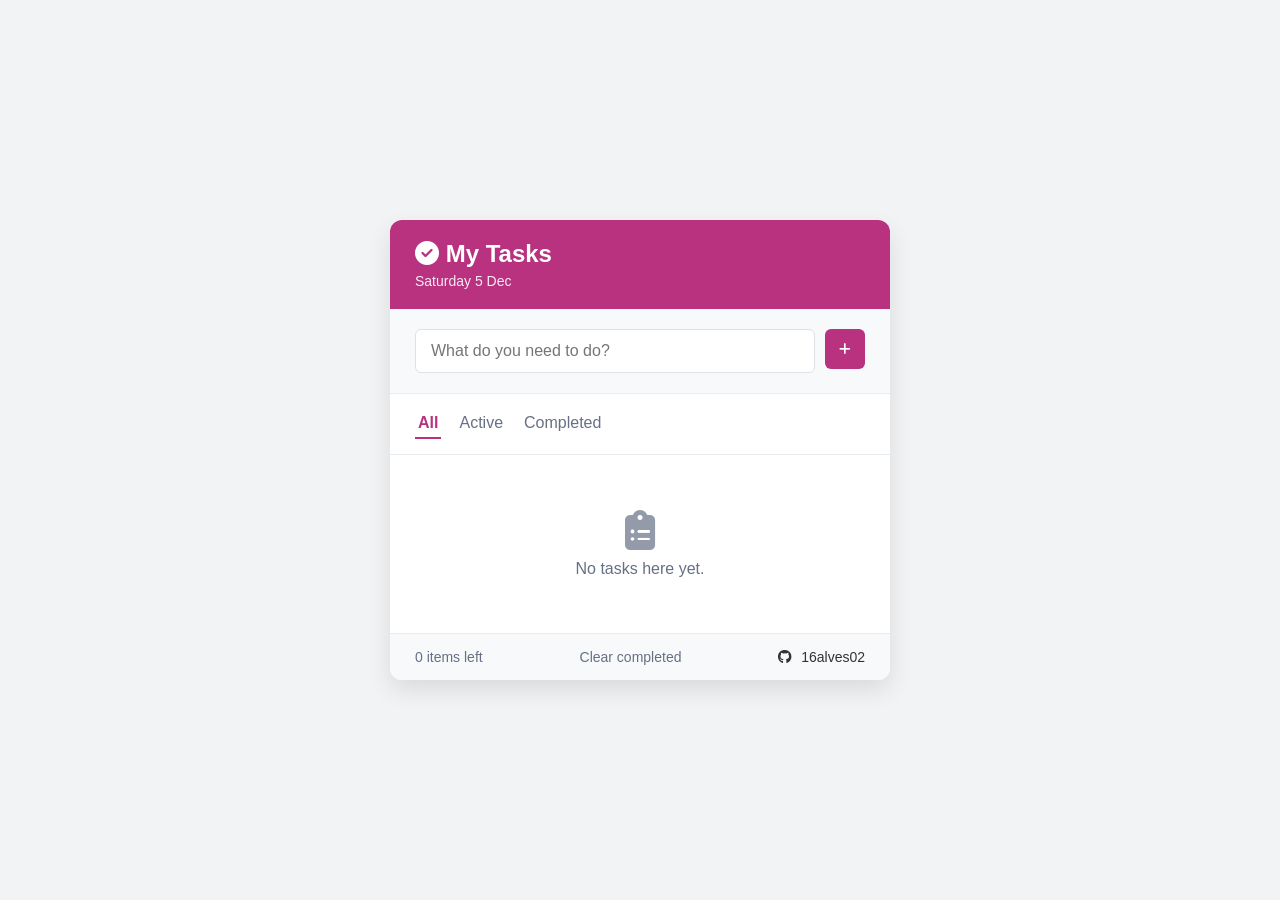
<file: index.html>
<!DOCTYPE html>
<html lang="en">
  <head>
    <meta charset="UTF-8" />
    <meta name="viewport" content="width=device-width, initial-scale=1.0" />
    <meta
      name="description"
      content="A small task manager built with HTML, CSS and vanilla JavaScript."
    />
    <title>Todo App | 16alves02</title>
    <link rel="stylesheet" href="styles.css" />
    <link
      rel="stylesheet"
      href="https://cdnjs.cloudflare.com/ajax/libs/font-awesome/6.7.2/css/all.min.css"
      integrity="sha512-Evv84Mr4kqVGRNSgIGL/F/aIDqQb7xQ2vcrdIwxfjThSH8CSR7PBEakCr51Ck+w+/U6swU2Im1vVX0SVk9ABhg=="
      crossorigin="anonymous"
      referrerpolicy="no-referrer"
    />
  </head>

  <body>
    <main class="app">
      <header>
        <h1>
          <i class="fas fa-check-circle" aria-hidden="true"></i>
          My Tasks
        </h1>
        <p id="date"></p>
      </header>

      <form class="todo-input" id="todo-form">
        <label class="visually-hidden" for="task-input">New task</label>
        <input
          type="text"
          id="task-input"
          placeholder="What do you need to do?"
          maxlength="120"
          autocomplete="off"
        />
        <button id="add-task" type="submit" aria-label="Add task" title="Add task">
          <i class="fas fa-plus" aria-hidden="true"></i>
        </button>
      </form>

      <nav class="filters" aria-label="Filter tasks">
        <button class="filter active" type="button" data-filter="all" aria-pressed="true">
          All
        </button>
        <button class="filter" type="button" data-filter="active" aria-pressed="false">
          Active
        </button>
        <button class="filter" type="button" data-filter="completed" aria-pressed="false">
          Completed
        </button>
      </nav>

      <section class="todos-container" aria-label="Task list">
        <ul id="todos-list"></ul>

        <div class="empty-state" id="empty-state" aria-live="polite">
          <i class="fas fa-clipboard-list" aria-hidden="true"></i>
          <p id="empty-state-message">No tasks here yet.</p>
        </div>
      </section>

      <footer>
        <p id="items-left" aria-live="polite">0 items left</p>
        <button id="clear-completed" type="button">Clear completed</button>
        <p class="github-link">
          <i class="fab fa-github" aria-hidden="true"></i>
          <a
            href="https://github.com/16alves02"
            target="_blank"
            rel="noopener noreferrer"
          >
            16alves02
          </a>
        </p>
      </footer>
    </main>

    <script src="scripts.js"></script>
  </body>
</html>
</file>
<file: styles.css>
/* Reset browser defaults and use predictable box sizing. */
* {
  margin: 0;
  padding: 0;
  box-sizing: border-box;
}

:root {
  --primary: #b83280;
  --secondary: #a85a00;
  --dark: #212529;
  --light: #f8f9fa;
  --gray: #667085;
  --danger: #c92a2a;
  --success: #40c057;
  --border: #e9ecef;
}

body {
  min-height: 100vh;
  display: flex;
  justify-content: center;
  align-items: center;
  padding: 20px;
  color: var(--dark);
  background: #f1f3f5;
  font-family: Arial, Helvetica, sans-serif;
}

.app {
  width: 100%;
  max-width: 500px;
  overflow: hidden;
  background: #fff;
  border-radius: 12px;
  box-shadow: 0 10px 25px rgb(0 0 0 / 10%);
}

header {
  padding: 20px 25px;
  color: #fff;
  background: var(--primary);
}

header h1 {
  margin-bottom: 5px;
  font-size: 24px;
  font-weight: 600;
}

header p {
  font-size: 14px;
  opacity: 0.9;
}

.todo-input {
  display: flex;
  gap: 10px;
  padding: 20px 25px;
  background: var(--light);
  border-bottom: 1px solid var(--border);
}

.todo-input input {
  flex: 1;
  min-width: 0;
  padding: 12px 15px;
  border: 1px solid #dee2e6;
  border-radius: 6px;
  font: inherit;
  transition: border-color 0.2s, box-shadow 0.2s;
}

.todo-input input:focus-visible {
  outline: none;
  border-color: var(--primary);
  box-shadow: 0 0 0 3px rgb(255 105 180 / 20%);
}

.todo-input button {
  width: 40px;
  height: 40px;
  flex: 0 0 40px;
  color: #fff;
  background: var(--primary);
  border: 0;
  border-radius: 6px;
  cursor: pointer;
  transition: background-color 0.2s;
}

.todo-input button:hover {
  background: var(--secondary);
}

.filters {
  display: flex;
  gap: 15px;
  padding: 15px 25px;
  border-bottom: 1px solid var(--border);
}

.filter {
  appearance: none;
  padding: 5px 3px;
  color: var(--gray);
  background: transparent;
  border: 0;
  border-bottom: 2px solid transparent;
  font: inherit;
  cursor: pointer;
  transition: color 0.2s, border-color 0.2s;
}

.filter:hover,
.filter.active {
  color: var(--primary);
}

.filter.active {
  border-bottom-color: var(--primary);
  font-weight: 600;
}

.todos-container {
  max-height: 300px;
  overflow-y: auto;
  padding: 15px 0;
}

#todos-list {
  list-style: none;
}

.todo-item {
  display: flex;
  align-items: center;
  padding: 12px 15px;
  transition: background-color 0.2s;
}

.todo-item:hover {
  background: var(--light);
}

.checkbox-container {
  display: inline-flex;
  align-items: center;
  margin-right: 15px;
}

.todo-checkbox {
  position: absolute;
  width: 20px;
  height: 20px;
  opacity: 0;
}

.checkmark {
  position: relative;
  display: inline-block;
  width: 20px;
  height: 20px;
  border: 2px solid #dee2e6;
  border-radius: 4px;
  cursor: pointer;
  transition: background-color 0.2s, border-color 0.2s;
}

.todo-checkbox:checked + .checkmark {
  background: var(--success);
  border-color: var(--success);
}

.todo-checkbox:checked + .checkmark::after {
  position: absolute;
  top: 2px;
  left: 6px;
  width: 5px;
  height: 10px;
  border: solid #fff;
  border-width: 0 2px 2px 0;
  content: "";
  transform: rotate(45deg);
}

.todo-item-text {
  flex: 1;
  overflow-wrap: anywhere;
  font-size: 1rem;
  transition: color 0.2s;
}

.todo-item.completed .todo-item-text {
  color: var(--gray);
  text-decoration: line-through;
}

.delete-btn {
  padding: 8px;
  color: var(--gray);
  background: transparent;
  border: 0;
  font-size: 16px;
  cursor: pointer;
  opacity: 0;
  transition: color 0.2s, opacity 0.2s;
}

.todo-item:hover .delete-btn,
.todo-item:focus-within .delete-btn {
  opacity: 1;
}

.delete-btn:hover {
  color: var(--danger);
}

.empty-state {
  padding: 40px 12px;
  color: var(--gray);
  text-align: center;
}

.empty-state i {
  margin-bottom: 10px;
  font-size: 40px;
  opacity: 0.7;
}

.hidden {
  display: none;
}

footer {
  display: flex;
  align-items: center;
  justify-content: space-between;
  gap: 10px;
  padding: 15px 25px;
  background: var(--light);
  border-top: 1px solid var(--border);
  font-size: 14px;
}

#items-left {
  color: var(--gray);
  white-space: nowrap;
}

#clear-completed {
  color: var(--gray);
  background: transparent;
  border: 0;
  font: inherit;
  cursor: pointer;
  transition: color 0.2s;
}

#clear-completed:hover {
  color: var(--danger);
}

.github-link {
  color: #333;
  font-size: 14px;
  white-space: nowrap;
}

.github-link a {
  color: inherit;
  text-decoration: none;
}

.github-link a:hover {
  text-decoration: underline;
}

.github-link i {
  margin-right: 5px;
}

/* Keep keyboard focus visible on all interactive controls. */
.filter:focus-visible,
.delete-btn:focus-visible,
.todo-input button:focus-visible,
#clear-completed:focus-visible,
.github-link a:focus-visible,
.todo-checkbox:focus-visible + .checkmark {
  outline: 3px solid #343a40;
  outline-offset: 3px;
}

/* Keep the delete action visible on devices without hover. */
@media (hover: none) {
  .delete-btn {
    opacity: 1;
  }
}

/* Hide labels visually while keeping them available to screen readers. */
.visually-hidden {
  position: absolute;
  width: 1px;
  height: 1px;
  padding: 0;
  margin: -1px;
  overflow: hidden;
  clip: rect(0, 0, 0, 0);
  white-space: nowrap;
  border: 0;
}

@media (max-width: 480px) {
  body {
    align-items: flex-start;
    padding: 12px;
  }

  .filters {
    gap: 12px;
    padding: 15px 18px;
  }

  .todo-input {
    padding: 18px;
  }

  footer {
    flex-wrap: wrap;
    padding: 14px 18px;
  }
}

@media (prefers-reduced-motion: reduce) {
  *,
  *::before,
  *::after {
    transition-duration: 0.01ms !important;
    animation-duration: 0.01ms !important;
    animation-iteration-count: 1 !important;
    scroll-behavior: auto !important;
  }
}
</file>
